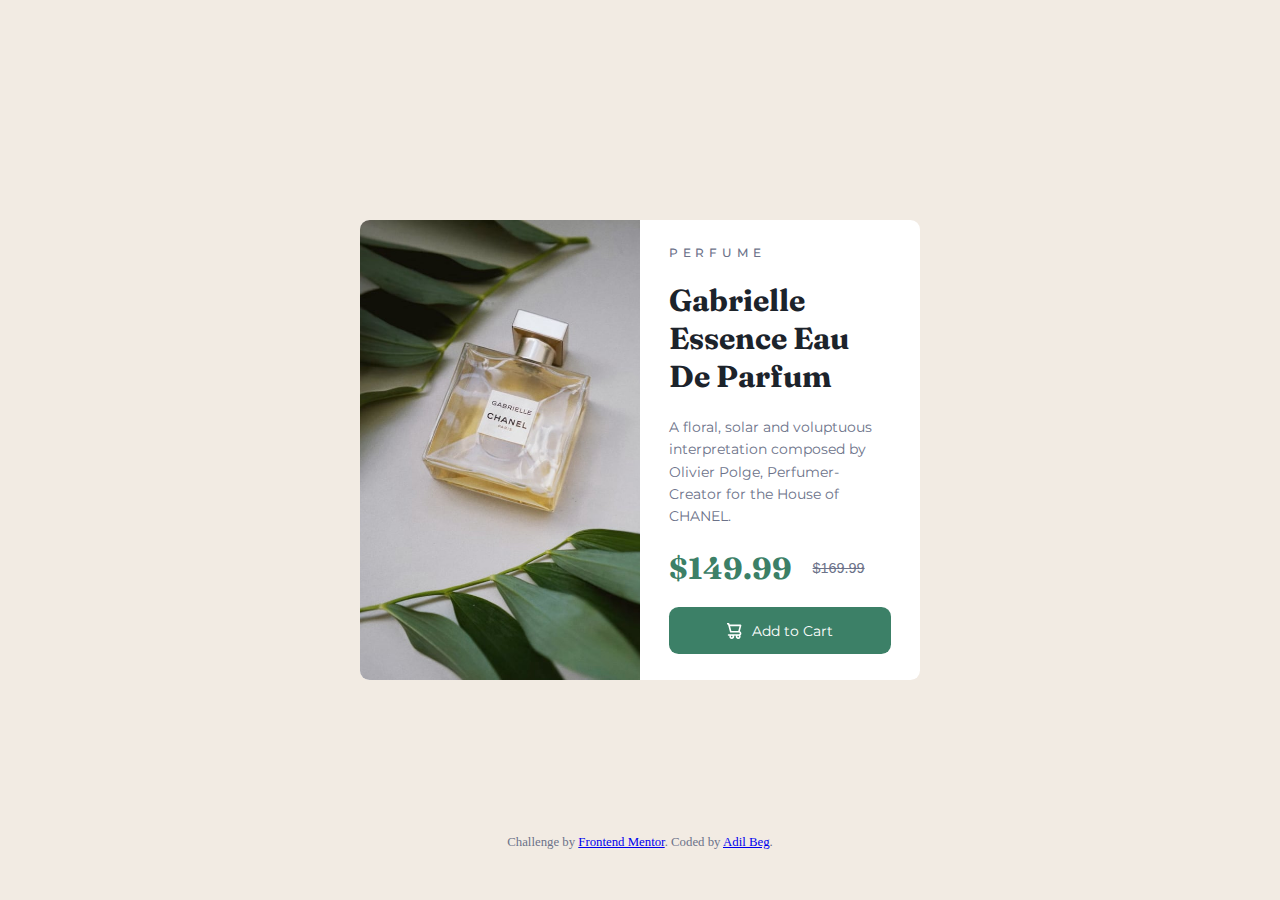
<file: html-css-projects/product-preview-card-component/index.html>
<!DOCTYPE html>
<html lang="en">
<head>
  <meta charset="UTF-8">
  <meta name="viewport" content="width=device-width, initial-scale=1.0"> <!-- displays site properly based on user's device -->
  <link rel="icon" type="image/png" sizes="32x32" href="./images/favicon-32x32.png">
  <link rel="stylesheet" href="style.css">
  <link rel="preconnect" href="https://fonts.googleapis.com">
  <link rel="preconnect" href="https://fonts.gstatic.com" crossorigin>
  <link href="https://fonts.googleapis.com/css2?family=Fraunces:wght@700&family=Montserrat:wght@500;700&display=swap" rel="stylesheet">
  
  <title>Frontend Mentor | Product preview card component</title>
</head>

<body>
  <div class="container">
    <div class="container-content">
      <div class="image-container">
        <img class="image" src="images/image-product-desktop.jpg" alt="image of the Gabrielle Chanel bottle">
      </div>
      <div class="container-information">
        <div class="perfume">PERFUME</div>
        <div class="title">Gabrielle Essence Eau De Parfum</div>
        <div class="description">A floral, solar and voluptuous interpretation composed by Olivier Polge, 
          Perfumer-Creator for the House of CHANEL.</div>
          <div class="price">
            <div class="new-price">$149.99</div>
            <div class="old-price">$169.99</div>
          </div>
          <div class="button">
            <img class="cart-image" src="./images/icon-cart.svg">
            <div class="add-to-cart">Add to Cart</div>
          </div>
      </div>
    </div>
  </div>

  <div class="attribution">
      Challenge by <a href="https://www.frontendmentor.io?ref=challenge" target="_blank">Frontend Mentor</a>. 
      Coded by <a href="https://github.com/adil-beg" target="_blank">Adil Beg</a>.
  </div>
</body>
</html>
</file>
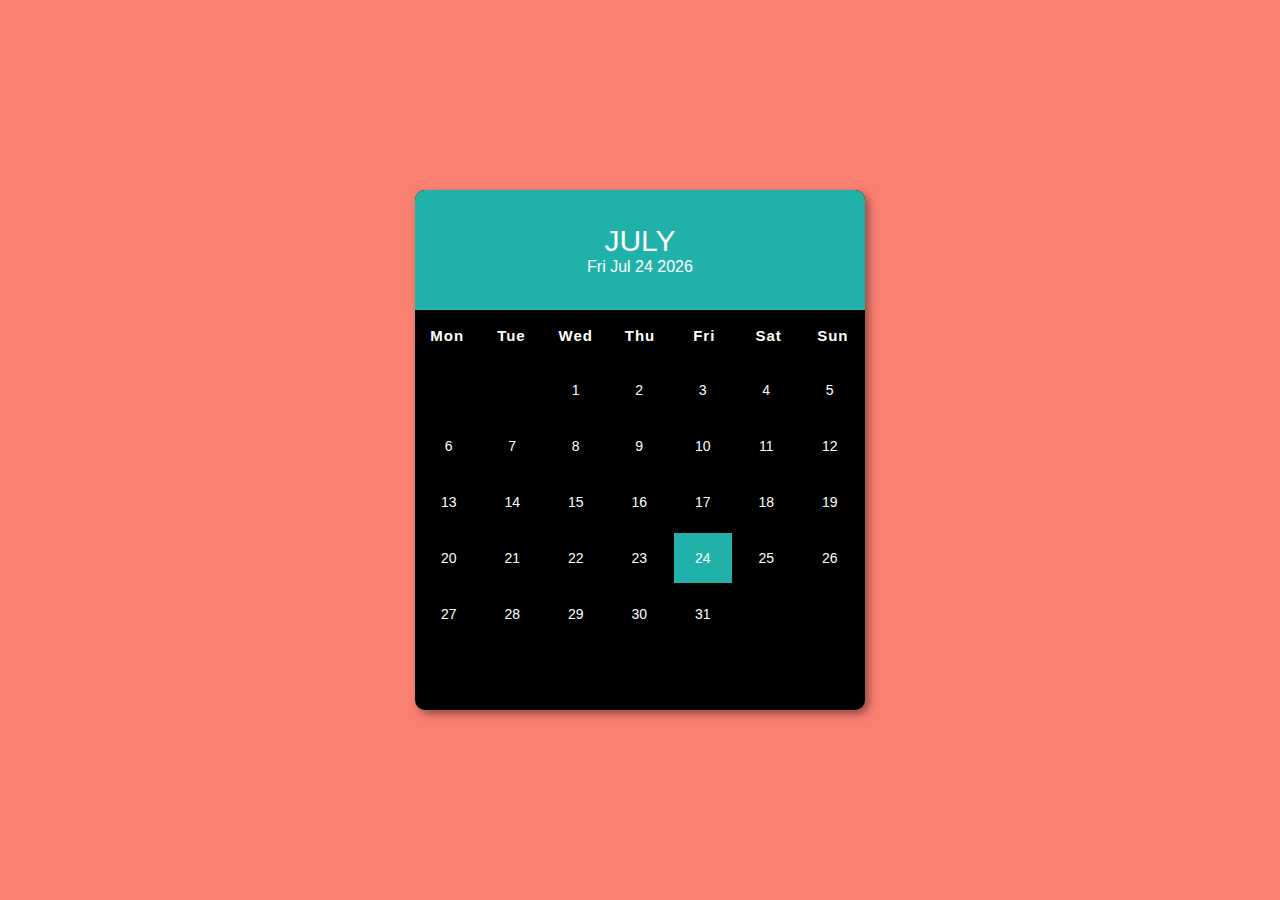
<file: javascript-projects/Calendar/index.html>
<!DOCTYPE html>
<html lang="en">
<head>
    <meta charset="UTF-8">
    <meta http-equiv="X-UA-Compatible" content="IE=edge">
    <meta name="viewport" content="width=device-width, initial-scale=1.0">
    <title>Calendar</title>
    <link rel="stylesheet" href="style.css">
</head>
<body>
    <div class="container">
        <div class="calendar">
            <div class="month">
                <div class="date">
                    <h1></h1>
                    <p></p>
                </div>    
            </div>
            <div class="weekdays">
                <div>Mon</div>
                <div>Tue</div>
                <div>Wed</div>
                <div>Thu</div>
                <div>Fri</div>
                <div>Sat</div>
                <div>Sun</div>
            </div>
            <div class="days">
<!--
                <div class="empty"></div>
                <div class="empty"></div>
                <div>1</div>
                <div>2</div>
                <div>3</div>
                <div>4</div>
                <div>5</div>
                <div>6</div>
                <div>7</div>
                <div class="today">8</div>
                <div>9</div>
                <div>10</div>
                <div>11</div>
                <div>12</div>
                <div>13</div>
                <div>14</div>
                <div>15</div>
                <div>16</div>
                <div>17</div>
                <div>18</div>
                <div>19</div>
                <div>20</div>
                <div>21</div>
                <div>22</div>
                <div>23</div>
                <div>24</div>
                <div>25</div>
                <div>26</div>
                <div>27</div>
                <div>28</div>
                <div>29</div>
                <div>30</div>
-->
            </div>
        </div>
    </div>
    <script src="index.js"></script>
</body>
</html>
</file>
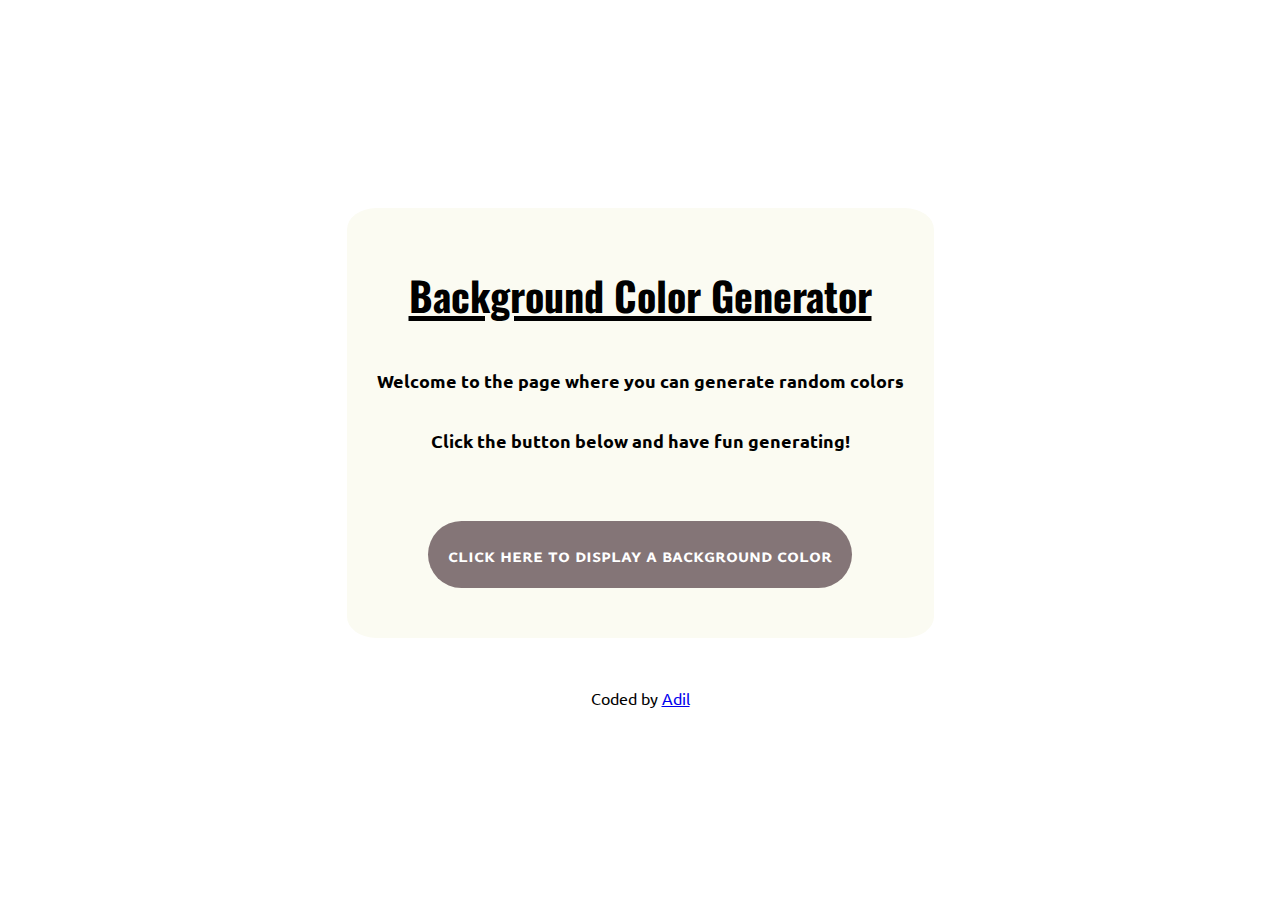
<file: javascript-projects/color-generator/color.html>
<!DOCTYPE html>
<html lang="en">
<head>
  <meta charset="UTF-8">
  <meta name="viewport" content="width=device-width, initial-scale=1.0">
  <title>Color Generator</title>
  <link rel="stylesheet" href="color.css">
</head>
<body>
  <div class="container">
    <h1>Background Color Generator</h1>
    <p>Welcome to the page where you can generate random colors</p>
    <p>Click the button below and have fun generating!</p>
    <button id="colorButton" class="color-button">click here to display a background color</button>
  </div>
  <div class="attribution"> 
    Coded by <a href="https://github.com/adil-beg" target="_blank">Adil</a>
  </div>

  <script src="color.js"></script>
</body>
</html>
</file>
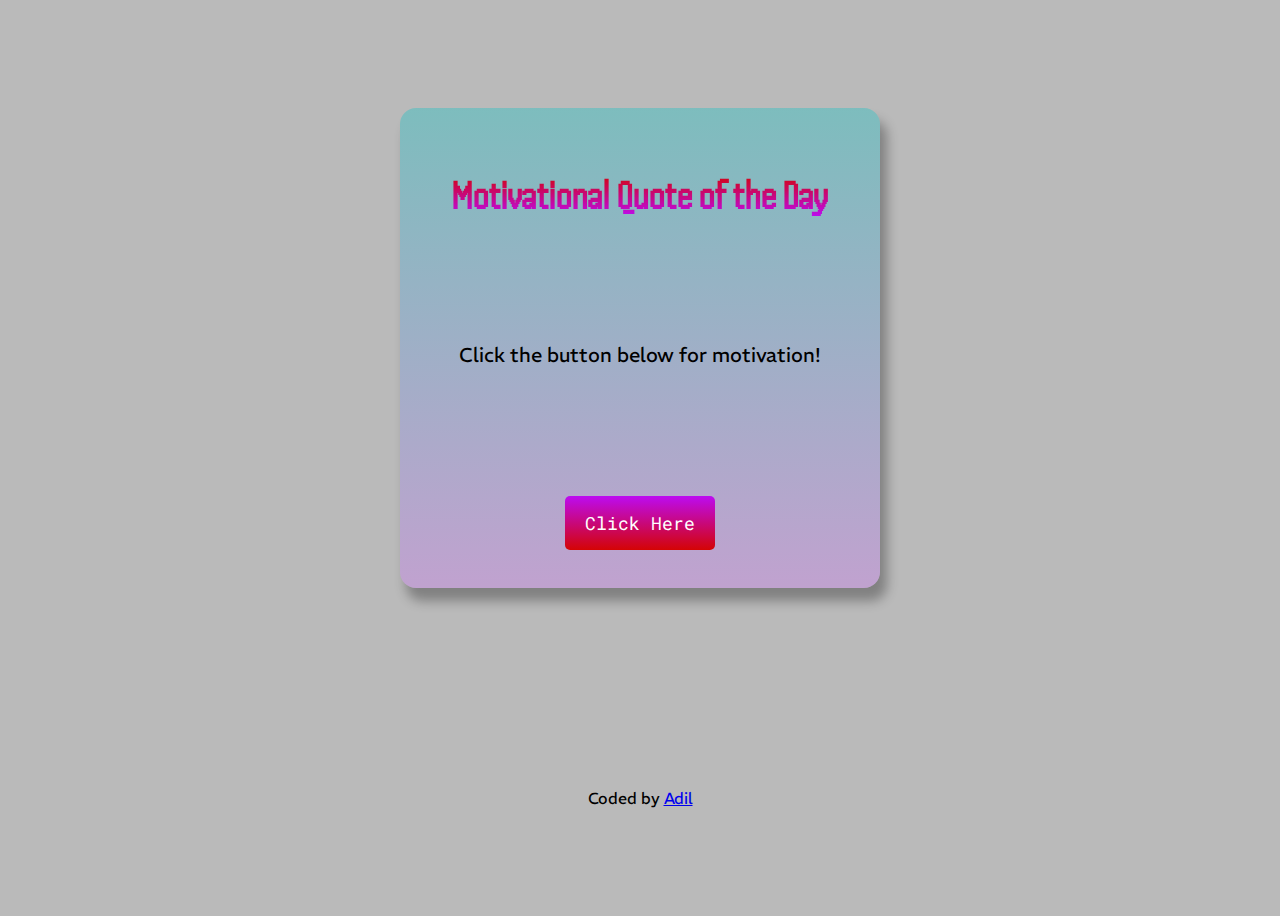
<file: javascript-projects/quote-generator/quote.html>
<!DOCTYPE html>
<html lang="en">
<head>
  <meta charset="UTF-8">
  <meta name="viewport" content="width=device-width, initial-scale=1.0">
  <title>Quote Generator</title>
  <link rel="stylesheet" href="quote.css">
  <link rel="preconnect" href="https://fonts.googleapis.com">
  <link rel="preconnect" href="https://fonts.gstatic.com" crossorigin>
  <link href="https://fonts.googleapis.com/css2?family=Handjet:wght@400;800&display=swap" rel="stylesheet">
  <link href="https://fonts.googleapis.com/css2?family=Roboto+Mono:wght@600&display=swap" rel="stylesheet">
  <link href="https://fonts.googleapis.com/css2?family=REM:wght@300&display=swap" rel="stylesheet">
</head>
<body>
  <div class="container">
    <div class="title">
      <h1>Motivational Quote of the Day</h1>
    </div>
    <blockquote>
      <div class="content">
        <p id="quote">Click the button below for motivation!</p>
      </div>
    </blockquote>
    <div class="btn">
      <button id="generateBtn" class="generate-button">Click Here</button>
    </div>
  </div>
  <script src="quote.js"></script>
  <div class="attribution"> 
    Coded by <a href="https://github.com/adil-beg" target="_blank">Adil</a>
  </div>
</body>
</html>
</file>
<file: html-css-projects/product-preview-card-component/style.css>
body {
  background-color: hsl(30, 38%, 92%);
  display: flex;
  justify-content: center;
  align-items: center;
  height: 100vh;
  margin: 0;
  padding: 0;
}

.container {
  position: absolute;
  margin: auto;
  height: 28.8rem;
  width: 35rem;
  background-color: hsl(0, 0%, 100%);
  border-radius: 0.6rem 0.6rem;
}

.container-content {
  display: flex;
}

.image {
  width: 17.5rem;
  height: 28.8rem;
  object-fit: cover;
  border-radius: 0.6rem 0 0 0.6rem;
}

.container-information {
  flex-wrap: wrap;
  margin-left: 1.8rem;
  padding-right: 1.8rem;
}

.perfume {
  font-family: Montserrat, Arial;
  font-weight: 500;
  font-size: 0.75rem;
  letter-spacing: 0.3rem;
  color: hsl(228, 12%, 48%);
  margin: 1.6rem 0 1.3rem 0;
}

.title {
  font-family: Fraunces, Arial;
  font-weight: 700;
  font-size: 1.9rem;
  color: hsl(212, 21%, 14%);
  margin-bottom: 1.3rem;
}

.description {
  font-size: 0.9rem;
  font-family: Montserrat, Arial;
  color: hsl(228, 12%, 48%);
  line-height: 1.4rem;
  margin-bottom: 1.3rem;
}

.price {
  display: flex;
  align-items: center;
}

.new-price {
  font-family: Fraunces, Arial;
  font-size: 1.9rem;
  font-weight: 700;
  color: hsl(158, 36%, 37%);
  margin: 0 1.3rem 1.3rem 0;
}

.old-price {
  font-family: Monsterrat, Arial;
  font-size: 0.9rem;
  text-decoration: line-through;
  color: hsl(228, 12%, 48%);
  margin: -1.3rem 0 0 0;
}

.button {
  display: flex;
  justify-content: center;
  align-items: center;
  background-color: hsl(158, 36%, 37%);
  padding: 0.9rem 0.9rem;
  border-radius: 0.6rem;
  cursor: pointer;
}

.cart-image {
  margin-right: 0.6rem;
}

.add-to-cart {
  font-family: Montserrat, Arial;
  font-size: 0.9rem;
  color: hsl(0, 0%, 100%);
}

.button:hover {
  background-color: hsla(156, 32%, 37%, 0.854);
}

.button:active {
  background-color: hsl(155, 78%, 25%);
}

.attribution {
  position: absolute;
  bottom: 3.1rem;
  left: 50%;
  transform: translateX(-50%);
  text-align: center;
  margin-top: 1rem;
  font-size: 0.8rem;
  color: hsl(228, 12%, 48%);
}

@media (max-width: 640px) {
  .container {
    display: flex;
    flex-direction: column;
    height: auto;
    width: auto;
    margin: 1.5rem;
  }

  .image {
    width: 100%;
    height: 100%;
    border-radius: 0.6rem 0 0 0.6rem;
  }

  .container-information {
    margin-left: 1.5rem;
    padding-right: 1.5rem;
    padding-bottom: 1.5rem;
  }

  .button {
    justify-content: center;
    padding: 0.9rem 0.9rem;
  }
}
</file>
<file: javascript-projects/Calendar/style.css>
*{
    margin: 0;
    padding: 0;
    font-family: sans-serif;
    box-sizing: border-box;
}

.container{
    width: 100%;
    height: 100vh;
    background-color: salmon;
    display: flex;
    justify-content: center;
    align-items: center;
}

.calendar{
    background-color: black;
    color: white;
    width: 450px;
    height: 520px;
    box-shadow: 4px 4px 8px rgba(0, 0, 0, 0.4);
    border-radius: 10px;
}

.month{
    width: 100%;
    height: 120px;
    background-color: lightseagreen;
    display: flex;
    justify-content: center;
    align-items: center;
    text-align: center;
    border-radius: 10px 10px 0 0;
}

.month h1{
    font-size: 30px;
    font-weight: 400;
    text-transform: uppercase;
}

.month p{
    font-size: 16px;
}

.weekdays{
    width: 100%;
    height: 50px;
    display: flex;
}

.weekdays div{
    font-size: 15px;
    font-weight: bold;
    letter-spacing: 1px;
    width: 100%;
    display: flex;
    align-items: center;
    justify-content: center;
}

.days{
    width: 100%;
    display: flex;
    flex-wrap: wrap;
    padding: 2px;
}

.days div{
    font-size: 14px;
    margin: 3px;
    width: 57.5px;
    height: 50px;
    display: flex;
    justify-content: center;
    align-items: center;
}

.days div:hover:not(.empty){
    border: 2px solid gray;
    cursor: pointer;
}

.today{
    background-color: lightseagreen;
}
</file>
<file: javascript-projects/color-generator/color.css>
@import url('https://fonts.googleapis.com/css2?family=Oswald:wght@700&display=swap');
@import url('https://fonts.googleapis.com/css2?family=Ubuntu&display=swap');
@import url('https://fonts.googleapis.com/css2?family=Ysabeau+SC:wght@700&display=swap');



body {
  display: flex;
  justify-content: center;
  align-items: center;
  flex-direction: column;
  min-height: 100vh;
}

.container {
  display: flex;
  justify-content: center;
  align-items: center;
  flex-direction: column;
  padding: 30px 30px 50px 30px;
  background-color: #FBFBF2;
  border-radius: 5%;
}

h1 {
  font-family: 'Oswald', Arial;
  font-weight: 700;
  font-size: 40px;
  text-decoration: underline black 5px;
}

p {
  font-family: 'Ubuntu', Arial;
  font-weight: bold;
  font-size: 18px;
}

.color-button {
  border: none;
  font-family: 'Ysabeau SC', Arial;
  font-weight: 700;
  font-size: 20px;
  color: white;
  margin-top: 50px;
  padding: 20px 20px;
  background-color: #847577;
  cursor: pointer;
  border-radius: 50px;
}

.color-button:hover{
  background-color: #655a5b;
}

.color-button:active{
  background-color: #655a5b5e;
}

.attribution {
  margin-top: 50px;
  font-family: 'Ubuntu', Arial;
}
</file>
<file: javascript-projects/quote-generator/quote.css>
body {
  display: flex;
  justify-content: center;
  align-items: center;
  flex-direction: column;
  min-height: 100vh;
  background: rgba(0, 0, 0, 0.271);
}

.container {
  display: flex;
  justify-content: center;
  align-items: center;
  flex-direction: column;
  background: linear-gradient(180deg, rgba(34,193,195,0.40034071550255534) 0%, rgba(207,108,255,0.3100511073253833) 100%);
  box-shadow: 6.1px 12.2px 12.2px hsl(0deg 0% 0% / 0.31);
  padding: 40px;
  margin: auto;
  border-radius: 16px;
  max-width: 400px;
  max-height: 400px;
  min-height: 400px;
}

.title h1 {
  font-family: 'Handjet', Arial;
  font-weight: 800;
  font-size: 40px;
  background: -webkit-linear-gradient(rgb(212, 4, 4), rgb(188, 12, 241));
  background-clip: text;
  -webkit-background-clip: text;
  color: transparent;
}

.content p {
  display: flex;
  justify-content: center;
  align-items: center;
  font-family: 'REM', Arial;
  font-weight: 400;
  font-size: 20px;
  width: 400px;
  height: 150px;
  text-align: center;
}

.generate-button {
  margin-top: 30px;
  border: none;
  font-family: 'Roboto Mono', Arial;
  font-size: 18px;
  color: white;
  padding: 15px 20px;
  border-radius: 5px;
  cursor: pointer;
  background: -webkit-linear-gradient(rgb(188, 12, 241), rgb(212, 4, 4));
}

.generate-button:hover {
  background: -webkit-linear-gradient(rgb(143, 10, 183), rgb(169, 3, 3));
}

.generate-button:active {
  background: -webkit-linear-gradient(rgb(188, 12, 241), rgb(212, 4, 4));
}

.attribution {
  margin: auto;
  font-family: 'REM', Arial;

}
</file>
